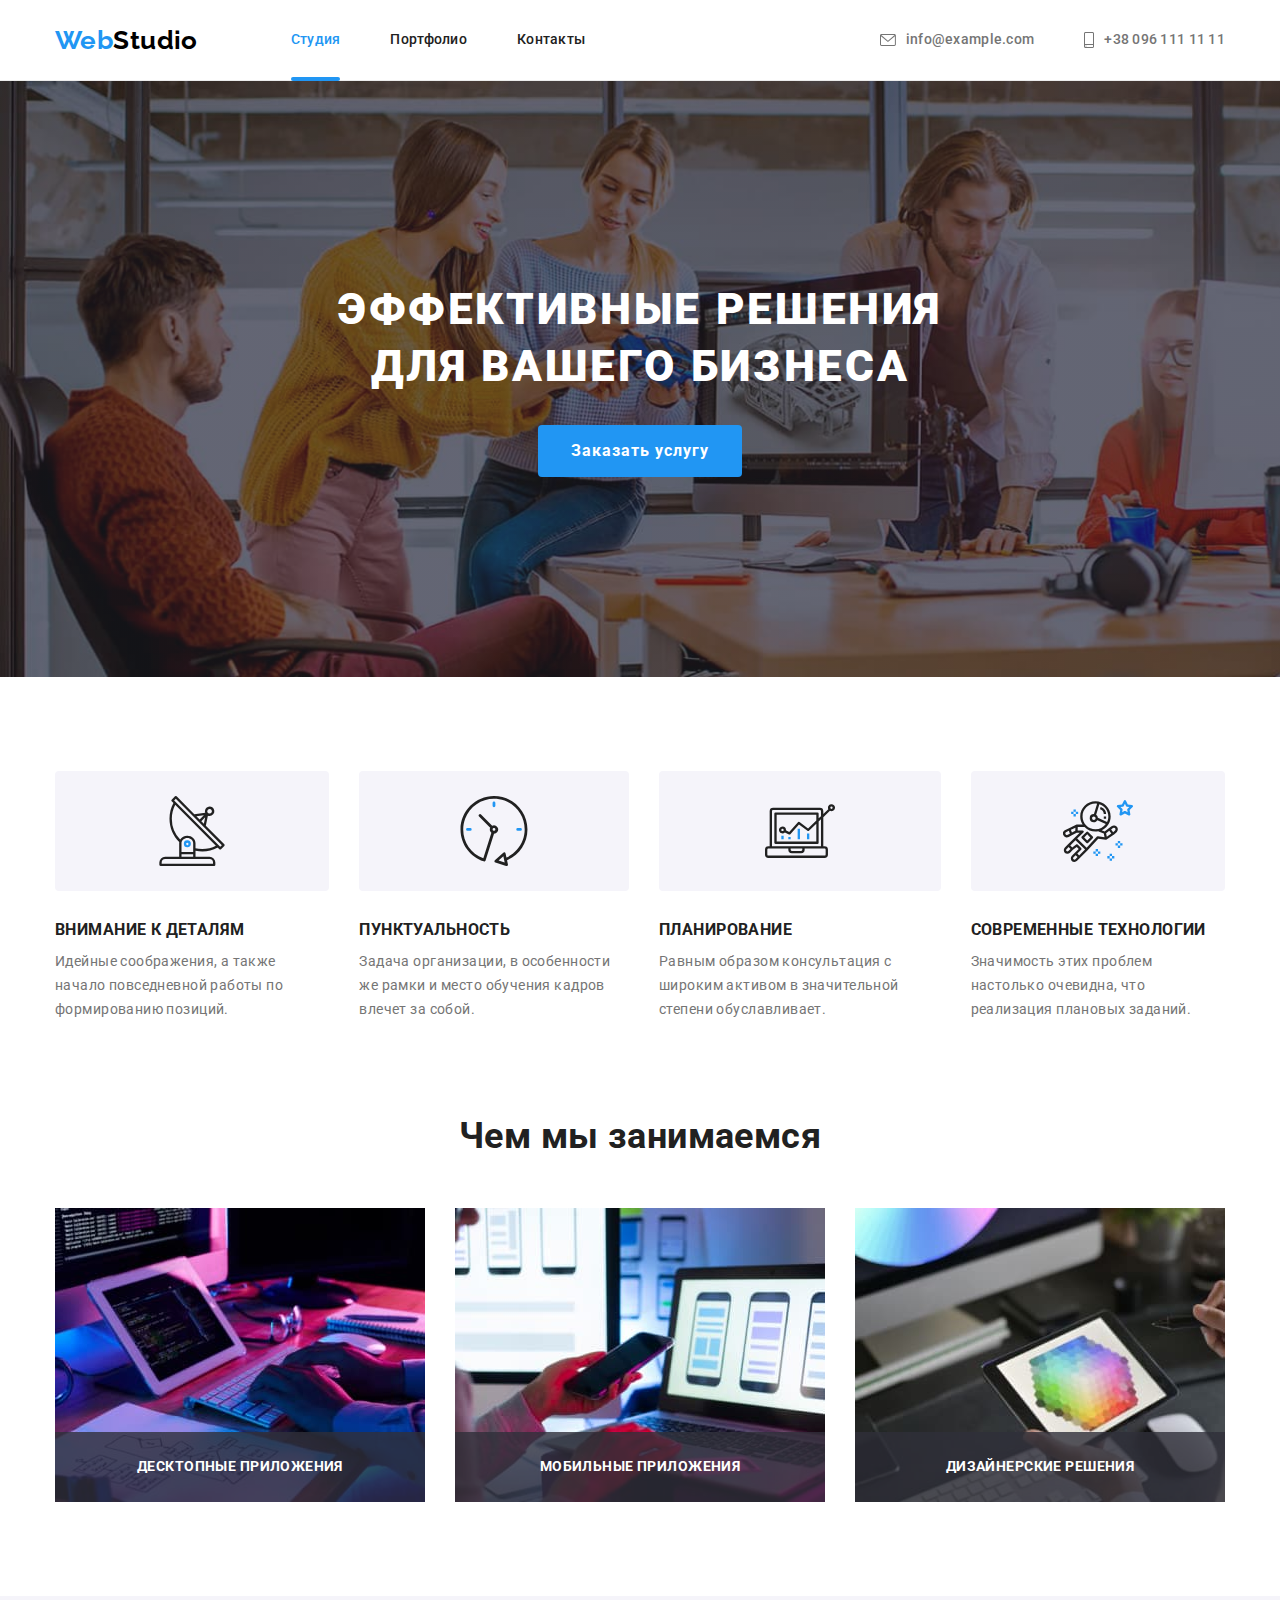
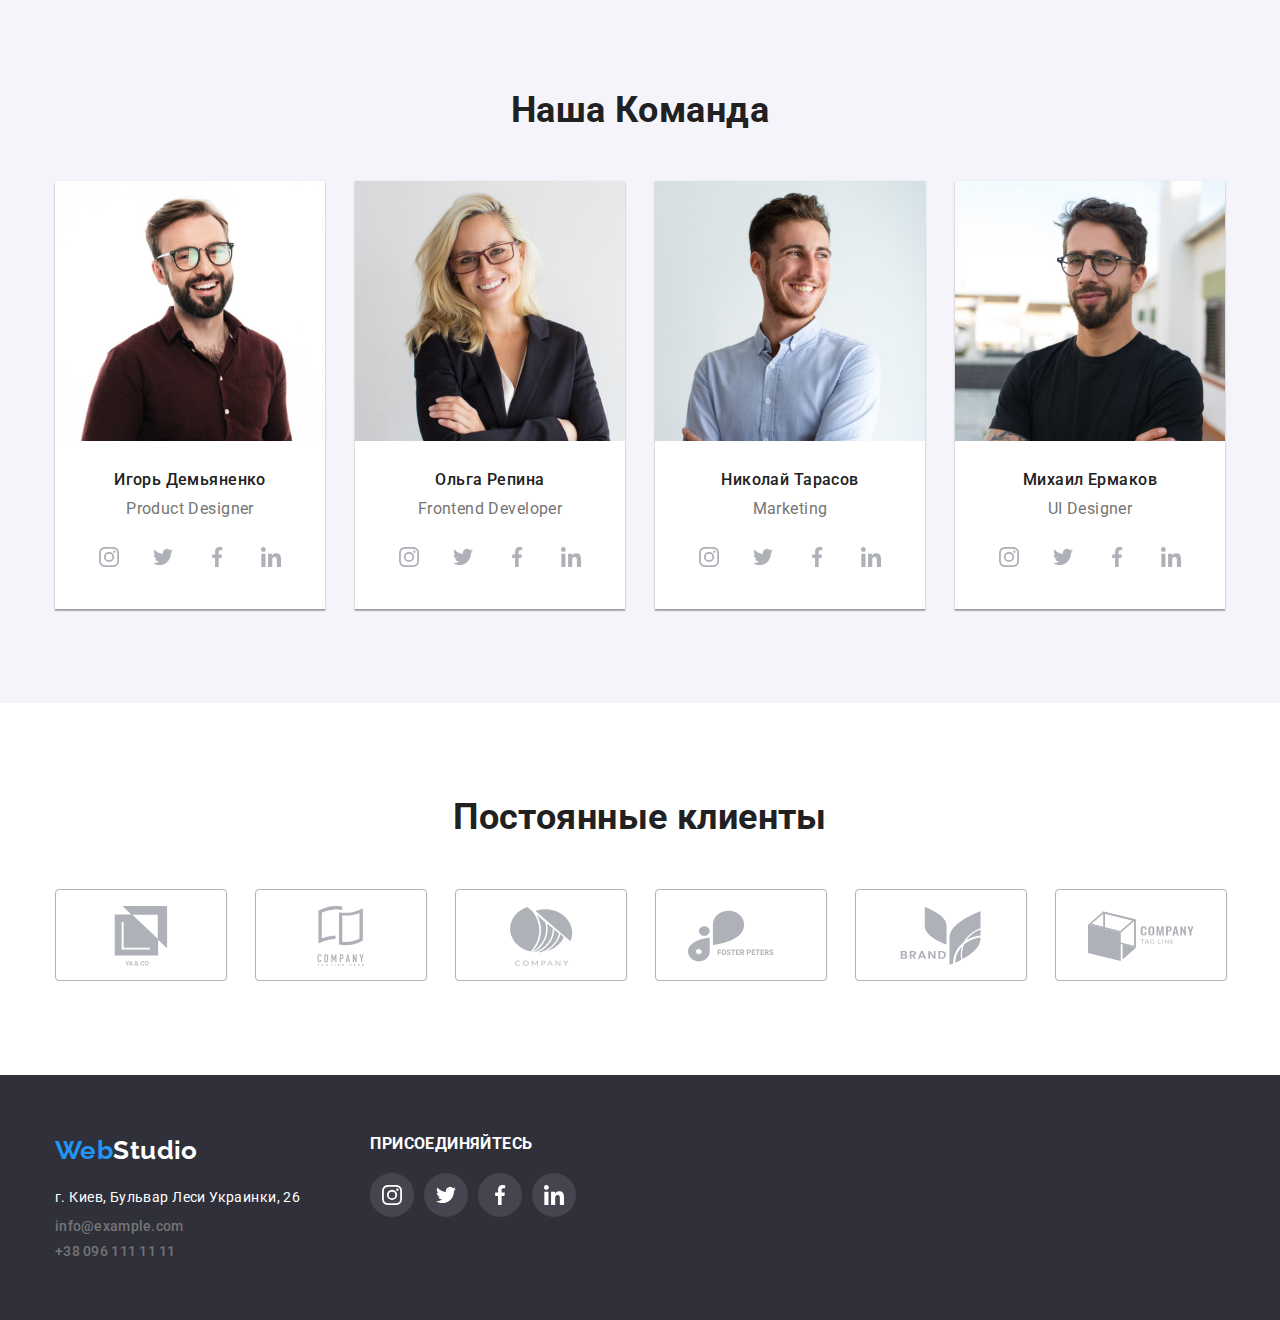
<file: index.html>
<!DOCTYPE html>
<html lang="ru">

<head>
    <meta charset="UTF-8">
    <meta http-equiv="X-UA-Compatible" content="IE=edge">
    <meta name="viewport" content="width=device-width, initial-scale=1.0">
    <title>Studio</title>
    <link
        href="https://fonts.googleapis.com/css2?family=Raleway:wght@700&family=Roboto:wght@400;500;700;900&display=swap"
        rel="stylesheet">
    <link rel="stylesheet"
        href="https://cdnjs.cloudflare.com/ajax/libs/modern-normalize/0.6.0/modern-normalize.min.css" />
    <link rel="stylesheet" href="./css/styles.css" />
</head>

<body>

    <!--Шапка-->
    <header class="page-header">
        <div class="container header-nav-contacts">
            <nav class="main-nav">
                <a href="./index.html" class="logo">
                    <span class="color-span">Web</span>Studio</a>
                <ul class="site-nav">
                    <li class="site-nav-item"><a href="./index.html" class="site-nav-link current">Студия</a></li>
                    <li class="site-nav-item"><a href="./portfolio.html" class="site-nav-link">Портфолио</a></li>
                    <li class="site-nav-item"><a href="#" class="site-nav-link">Контакты</a></li>
                </ul>
            </nav>

            <ul class="contacts-nav">
                <li class="contacts-nav-item">
                    <a href="mailto:info@example.com" class="link">
                        <svg class="icon-header" width="16" height="12">
                            <use href="./images/sprite.svg#icon-mail"></use>
                            
                        </svg>
                        info@example.com
                    </a>
                </li>
                <li class="contacts-nav-item">
                    <a href="tel:+380961111111" class="link">
                        <svg class="icon-header" width="10" height="16">
                            <use href="./images/sprite.svg#icon-phone"></use>
                        </svg>
                        +38 096 111 11 11
                    </a>
                </li>
            </ul>
        </div>
    </header>



    <main>

        <section class="hero">
            <div class="container">
                <h1 class="hero-title">ЭФФЕКТИВНЫЕ РЕШЕНИЯ ДЛЯ ВАШЕГО БИЗНЕСА</h1>
                <button data-modal-open type="button" class="button primary">Заказать услугу</button>
            </div>
        </section>



        <section class="section">
            <div class="container">
                <ul class="features-list">

                    <li class="section-title">
                        <div class="section-icon">
                            <svg class="feature-icon" width="70" height="70">
                                <use href="./images/sprite.svg#icon-antenna"></use>
                            </svg>
                        </div>
                        <h3>ВНИМАНИЕ К ДЕТАЛЯМ</h3>
                        <p class="section-text">Идейные соображения, а также начало повседневной работы по формированию
                            позиций.</p>
                    </li>

                    <li class="section-title">
                        <div class="section-icon">
                            <svg class="feature-icon" width="70" height="70">
                                <use href="./images/sprite.svg#icon-clock"></use>
                            </svg>
                        </div>

                        <h3>ПУНКТУАЛЬНОСТЬ</h3>
                        <p class="section-text">Задача организации, в особенности же рамки и место обучения кадров
                            влечет за собой.</p>
                    </li>
                    <li class="section-title">
                        <div class="section-icon">
                            <svg class="feature-icon" width="70" height="70">
                                <use href="./images/sprite.svg#icon-diagram"></use>
                            </svg>
                        </div>

                        <h3>ПЛАНИРОВАНИЕ</h3>
                        <p class="section-text">Равным образом консультация с широким активом в значительной степени
                            обуславливает.</p>
                    </li>
                    <li class="section-title">
                        <div class="section-icon">
                            <svg class="feature-icon" width="70" height="70">
                                <use href="./images/sprite.svg#icon-astronaut"></use>
                            </svg>
                        </div>

                        <h3>СОВРЕМЕННЫЕ ТЕХНОЛОГИИ</h3>
                        <p class="section-text">Значимость этих проблем настолько очевидна, что реализация плановых
                            заданий.</p>
                    </li>
                </ul>
            </div>

        </section>

        <!-- work -->
        <section class="section-work section">
            <div class="container">
                <h2 class="section-work-title">Чем мы занимаемся</h2>
                <ul class="work-list">
                    <li class="work-list-title"><img src="./images/box1.jpg" alt="Написание кодов" 
                        width="370">
                        <p class="work-text">Десктопные приложения</p></li>
                    <li class="work-list-title"><img src="./images/box2.jpg" alt="Работа с мобильными приложениями"
                            width="370">
                        <p class="work-text">Мобильные приложения</p></li>
                    <li class="work-list-title"><img src="./images/box3.jpg" alt="Работа с графическими програмамми"
                            width="370">
                        <p class="work-text">Дизайнерские решения</p></li>
                </ul>
            </div>
        </section>





        <!-- Команда -->
        <section class="team section">
            <div class="container">
                <h2 class="team-title">Наша Команда</h2>
                <ul class="team-list">
                    <li class="team-list-description"><img src="./images/person1.jpg"
                            alt="Фото члена команды Игорь Демьяненко" width="270">
                        <div class="team-container-description">
                            <h3 class="team-person">Игорь Демьяненко</h3>
                            <p class="team-text">Product Designer</p>

                                <ul class="team-icon-list">
                                    <li class="team-item">
                                        <a href="#" class="team-links"> <svg class="team-icon" width="20" height="20">
                                                <use href="./images/sprite.svg#icon-instagram"></use>
                                            </svg>
                                        </a>
                                    </li>
                                    <li class="team-item">
                                        <a href="#" class="team-links"> <svg class="team-icon" width="20" height="20">
                                                <use href="./images/sprite.svg#icon-twitter"></use>
                                            </svg>
                                        </a>
                                    </li>
                                    <li class="team-item">
                                        <a href="#" class="team-links"> <svg class="team-icon" width="20" height="20">
                                                <use href="./images/sprite.svg#icon-facebook"></use>
                                            </svg>
                                        </a>
                                    </li>
                                    <li class="team-item">
                                        <a href="#" class="team-links"> <svg class="team-icon" width="20" height="20">
                                                <use href="./images/sprite.svg#icon-linkedin"></use>
                                            </svg>
                                        </a>
                                    </li>
                                </ul>
                        </div>
                    </li>


                    <li class="team-list-description"><img src="./images/person2.jpg"
                            alt="Фото члена команды Ольга Репина" width="270">
                        <div class="team-container-description">
                            <h3 class="team-person">Ольга Репина</h3>
                            <p class="team-text">Frontend Developer</p>
                                <ul class="team-icon-list">
                                    <li class="team-item">
                                        <a href="#" class="team-links"> <svg class="team-icon" width="20" height="20">
                                                <use href="./images/sprite.svg#icon-instagram"></use>
                                            </svg>
                                        </a>
                                    </li>
                                    <li class="team-item">
                                        <a href="#" class="team-links"> <svg class="team-icon" width="20" height="20">
                                                <use href="./images/sprite.svg#icon-twitter"></use>
                                            </svg>
                                        </a>
                                    </li>
                                    <li class="team-item">
                                        <a href="#" class="team-links"> <svg class="team-icon" width="20" height="20">
                                                <use href="./images/sprite.svg#icon-facebook"></use>
                                            </svg>
                                        </a>
                                    </li>
                                    <li class="team-item">
                                        <a href="#" class="team-links"> <svg class="team-icon" width="20" height="20">
                                                <use href="./images/sprite.svg#icon-linkedin"></use>
                                            </svg>
                                        </a>
                                    </li>
                                </ul>
                        </div>
                    </li>
                    <li class="team-list-description"><img src="./images/person3.jpg"
                            alt="Фото члена команды Николай Тарасов" width="270">
                        <div class="team-container-description">
                            <h3 class="team-person">Николай Тарасов</h3>
                            <p class="team-text">Marketing</p>
                                <ul class="team-icon-list">
                                    <li class="team-item">
                                        <a href="#" class="team-links"> <svg class="team-icon" width="20" height="20">
                                                <use href="./images/sprite.svg#icon-instagram"></use>
                                            </svg>
                                        </a>
                                    </li>
                                    <li class="team-item">
                                        <a href="#" class="team-links"> <svg class="team-icon" width="20" height="20">
                                                <use href="./images/sprite.svg#icon-twitter"></use>
                                            </svg>
                                        </a>
                                    </li>
                                    <li class="team-item">
                                        <a href="#" class="team-links"> <svg class="team-icon" width="20" height="20">
                                                <use href="./images/sprite.svg#icon-facebook"></use>
                                            </svg>
                                        </a>
                                    </li>
                                    <li class="team-item">
                                        <a href="#" class="team-links"> <svg class="team-icon" width="20" height="20">
                                                <use href="./images/sprite.svg#icon-linkedin"></use>
                                            </svg>
                                        </a>
                                    </li>
                                </ul>
                        </div>

                    </li>
                    <li class="team-list-description"><img src="./images/person4.jpg"
                            alt="Фото члена команды Михали Ермаков" width="270">
                        <div class="team-container-description">
                            <h3 class="team-person">Михаил Ермаков</h3>
                            <p class="team-text">UI Designer</p>
                                <ul class="team-icon-list">
                                    <li class="team-item">
                                        <a href="#" class="team-links"> <svg class="team-icon" width="20" height="20">
                                                <use href="./images/sprite.svg#icon-instagram"></use>
                                            </svg>
                                        </a>
                                    </li>
                                    <li class="team-item">
                                        <a href="#" class="team-links"> <svg class="team-icon" width="20" height="20">
                                                <use href="./images/sprite.svg#icon-twitter"></use>
                                            </svg>
                                        </a>
                                    </li>
                                    <li class="team-item">
                                        <a href="#" class="team-links"> <svg class="team-icon" width="20" height="20">
                                                <use href="./images/sprite.svg#icon-facebook"></use>
                                            </svg>
                                        </a>
                                    </li>
                                    <li class="team-item">
                                        <a href="#" class="team-links"> <svg class="team-icon" width="20" height="20">
                                                <use href="./images/sprite.svg#icon-linkedin"></use>
                                            </svg>
                                        </a>
                                    </li>
                                </ul>
                        </div>


                    </li>
                </ul>
            </div>
        </section>


        <section class="section">
            <div class="container">
                <h2 class="client-title">Постоянные клиенты</h2>
                <ul class="client-list">
                    <li class="client-cell"><a href="#" class="client-link">
                            <svg class="client-icon" width="106" height="60">
                                <use href="./images/sprite.svg#icon-group"></use>
                            </svg>
                        </a></li>
                    <li class="client-cell"><a href="#" class="client-link">
                            <svg class="client-icon" width="106" height="60">
                                <use href="./images/sprite.svg#icon-client2"></use>
                            </svg>
                        </a></li>
                    <li class="client-cell"><a href="#" class="client-link">
                            <svg class="client-icon" width="106" height="60">
                                <use href="./images/sprite.svg#icon-client3"></use>
                            </svg>
                        </a></li>
                    <li class="client-cell"><a href="#" class="client-link">
                            <svg class="client-icon" width="106" height="60">
                                <use href="./images/sprite.svg#icon-client4"></use>
                            </svg>
                        </a></li>
                    <li class="client-cell"><a href="#" class="client-link">
                            <svg class="client-icon" width="106" height="60">
                                <use href="./images/sprite.svg#icon-client5"></use>
                            </svg>
                        </a></li>
                    <li class="client-cell"><a href="#" class="client-link">
                            <svg class="client-icon" width="106" height="60">
                                <use href="./images/sprite.svg#icon-client6"></use>
                            </svg>
                        </a></li>


                </ul>
            </div>
        </section>
    </main>



    <!--Футер-->
    <footer class="footer">
        <div class="container footer-adress">
            <div>
            <a href="./index.html" class="logo">
                <span class="color-span">Web</span>Studio</a>

            <address class="adress">
                <ul class="contacts-foot">
                    <li class="contacts-foot-item">
                        <p class="adress-text">г. Киев, Бульвар Леси Украинки, 26</p>
                    </li>
                    <li class="contacts-foot-item"><a href="mailto:info@example.com" class="link">info@example.com</a>
                    </li>
                    <li class="contacts-foot-item"><a href="tel:+380961111111" class="link">+38 096 111 11 11</a></li>
                </ul>
            </address>
            </div>
        

        <div class="footer-social">
            <h3 class="footer-title">ПРИСОЕДИНЯЙТЕСЬ</h3>
            <ul class="footer-list">
                <li class="footer-item">
                    <a href="#" class="footer-link">
                        <svg class="footer-icon" width="20" height="20">
                            <use href="./images/sprite.svg#icon-instagram"></use>
                        </svg>
                    </a>
                </li>
                <li class="footer-item">
                    <a href="#" class="footer-link">
                        <svg class="footer-icon" width="20" height="20">
                            <use href="./images/sprite.svg#icon-twitter"></use>
                        </svg>
                    </a>
                </li>
                <li class="footer-item">
                    <a href="#" class="footer-link">
                        <svg class="footer-icon" width="20" height="20">
                            <use href="./images/sprite.svg#icon-facebook"></use>
                        </svg>
                    </a>
                </li>
                <li class="footer-item">
                    <a href="#" class="footer-link">
                        <svg class="footer-icon" width="20" height="20">
                            <use href="./images/sprite.svg#icon-linkedin"></use>
                        </svg>
                    </a>
                </li>
            </ul>
            </div>
        </div>
    </footer>

    <div class="backdrop is-hidden" data-modal>
        <div class="modal">
            <a data-modal-close href="#" class="link-close" onclick="return false">
                <svg class="icon" width="18" height="18">
                    <use href="./images/sprite.svg#icon-modal-close"></use>
                </svg>
            </a>
        </div>

    </div>
    


    <script src="./js/modal.js"></script>
</body>

     
</html>
</file>
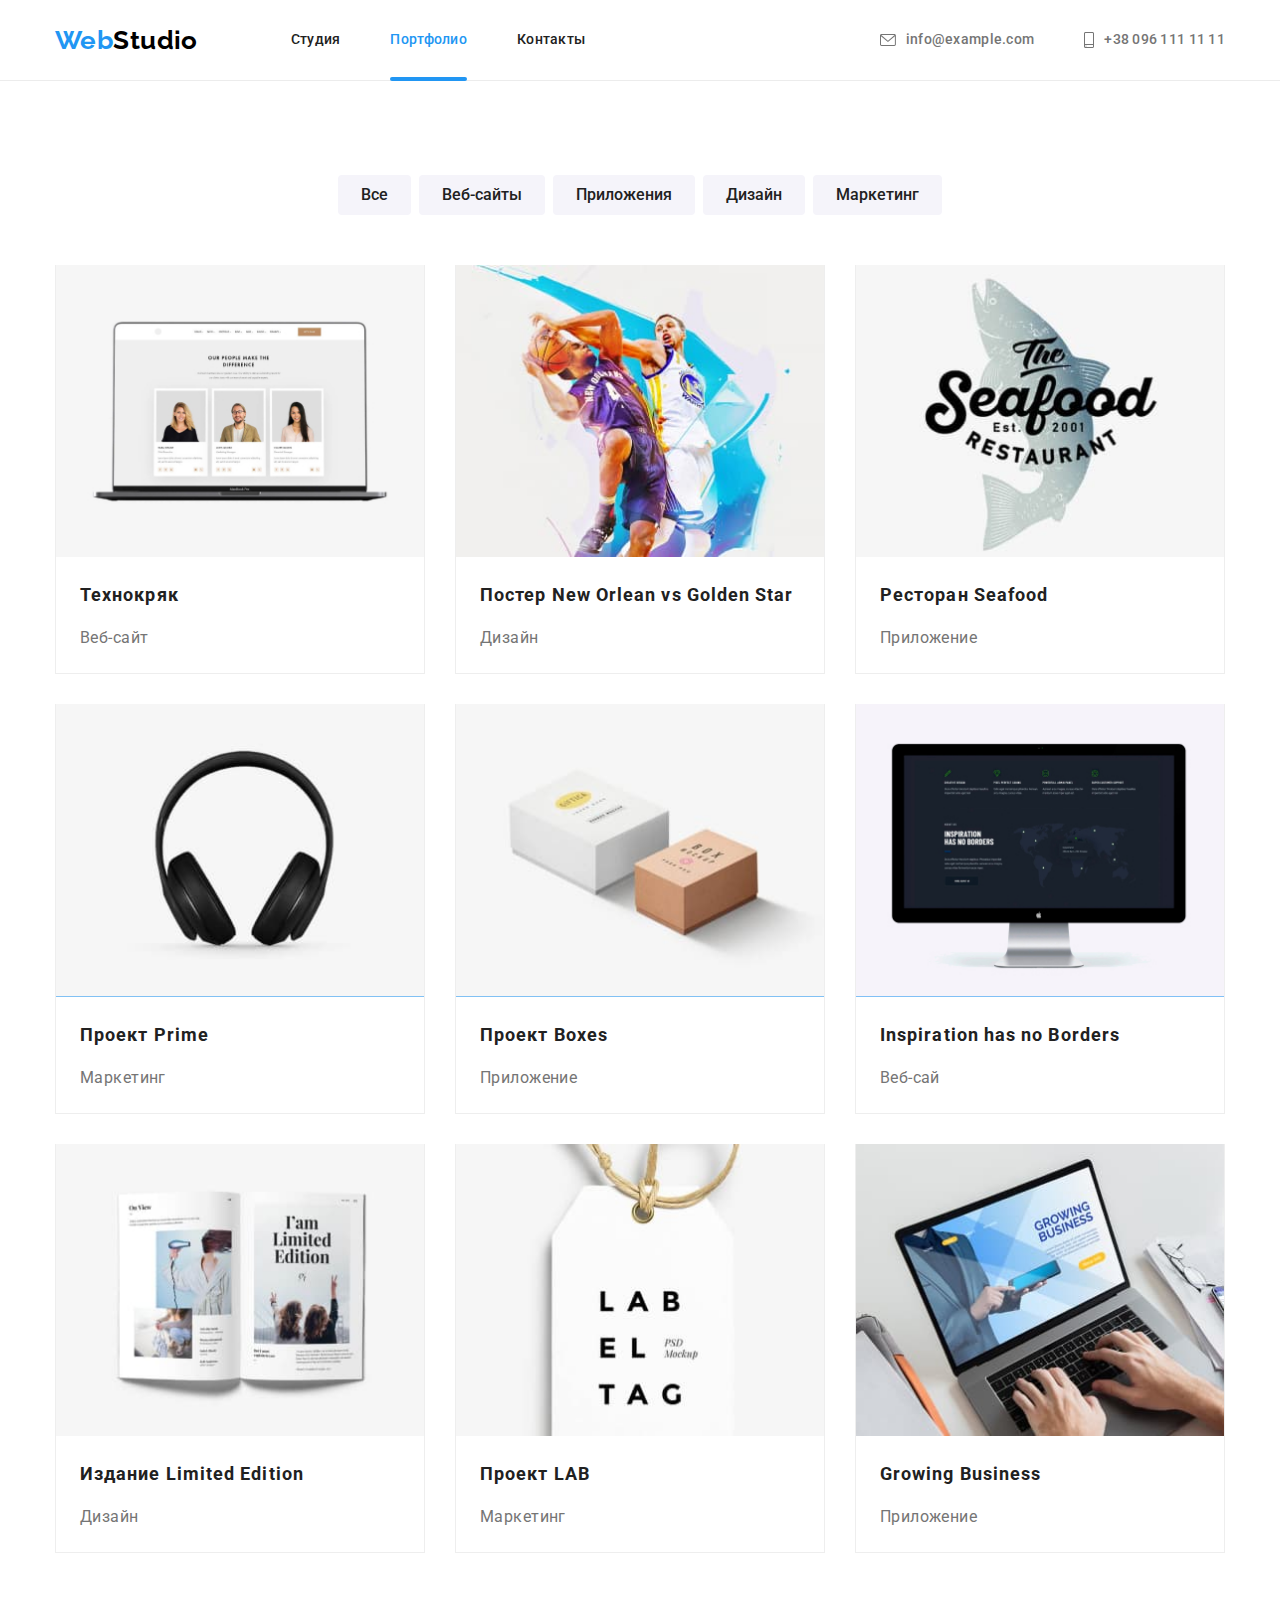
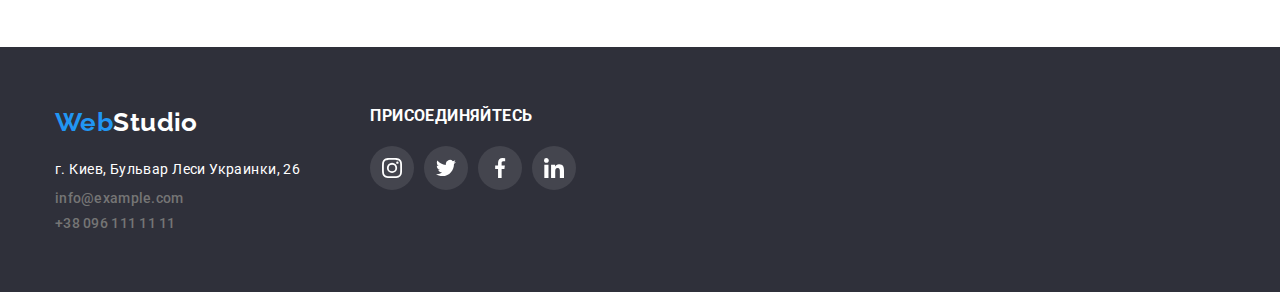
<file: portfolio.html>
<!DOCTYPE html>
<html lang="ru">

<head>
    <meta charset="UTF-8">
    <meta http-equiv="X-UA-Compatible" content="IE=edge">
    <meta name="viewport" content="width=device-width, initial-scale=1.0">
    <title>Portfolio</title>
    <link
        href="https://fonts.googleapis.com/css2?family=Raleway:wght@700&family=Roboto:wght@400;500;700;900&display=swap"
        rel="stylesheet">
    <link rel="stylesheet" href="https://cdnjs.cloudflare.com/ajax/libs/modern-normalize/0.6.0/modern-normalize.min.css" />    <link rel="stylesheet" href="./css/styles.css" />
</head>



<body>

    <!--Шапка-->
    <header class="page-header">
        <div class="container header-nav-contacts">
            <nav class="main-nav">
                <a href="./index.html" class="logo">
                    <span class="color-span">Web</span>Studio</a>
                <ul class="site-nav">
                    <li class="site-nav-item"><a href="./index.html" class="site-nav-link ">Студия</a></li>
                    <li class="site-nav-item"><a href="./portfolio.html" class="site-nav-link current">Портфолио</a></li>
                    <li class="site-nav-item"><a href="" class="site-nav-link">Контакты</a></li>
                </ul>
            </nav>
    
            <ul class="contacts-nav">
                <li class="contacts-nav-item">
                    <a href="mailto:info@example.com" class="link">
                        <svg class="icon-header" width="16" height="12">
                            <use href="./images/sprite.svg#icon-mail"></use>
    
                        </svg>
                        info@example.com
                    </a>
                </li>
                <li class="contacts-nav-item">
                    <a href="tel:+380961111111" class="link">
                        <svg class="icon-header" width="10" height="16">
                            <use href="./images/sprite.svg#icon-phone"></use>
                        </svg>
                        +38 096 111 11 11
                    </a>
                </li>
            </ul>
        </div>
    </header>


        <main>
            <section class="section">
            <div class="container">
            <ul class="filter">
                <li class="filter-item">
                    <button type="button" class="filter-button ">Все</button>
                </li>
                <li class="filter-item">
                    <button type="button" class="filter-button">Веб-сайты</button>
                </li>
                <li class="filter-item">
                    <button type="button" class="filter-button">Приложения</button>
                </li>
                <li class="filter-item">
                    <button type="button" class="filter-button">Дизайн</button>
                </li>
                <li class="filter-item">
                    <button type="button" class="filter-button">Маркетинг</button>
                </li>
            </ul>
            
            <ul class="examples">
                <li class="examples-item">
                    <a href="#" class="examples-link">
                    <div class="card-content">
                   <img src="./images/imgbox1.jpg" alt="Создание веб-сайтов с портфолио"
                    width="370"
                    height="294">
                    <div class="examples-overlay">
                    <p class="examples-content">
                        Технокряк это современная площадка распространения коронавируса. Компании используют эту
                        платформу для цифрового
                        шпионажа и атак на защищённые сервера конкурентов.</p>
                    </div>
                    </div>

                    <div class="examples-div">
                    <h2 class="example-title">Технокряк</h2>
                    <p class="example-description">Веб-сайт</p>
                    </div>
                
                </a>
                
                </li>
                <li class="examples-item">
                <a href="#" class="examples-link">

                    <div class="card-content">
                    <img src="./images/imgbox2.jpg" alt="Баскетболисты. Создание дизайна с графикой"
                    width="370"
                    height="294">
                   <div class="examples-overlay">
                         <p class="examples-content">
                             Технокряк это современная площадка распространения коронавируса. Компании используют эту
                            платформу для цифрового
                            шпионажа и атак на защищённые сервера конкурентов.</p>
                         </div>
                         </div>


                    <div class="examples-div"> 
                    <h2 class="example-title">Постер New Orlean vs Golden Star</h2>
                    <p class="example-description" >Дизайн</p>
                    </div>
                </a>
                    
                </li>

                <li class="examples-item">
                    <a href="#" class="examples-link">
                    <div class="card-content">
                    
                        <img src="./images/imgbox3.jpg" alt="The Seafood Restaurant. Создание приложений"
                    width="370"
                    height="294">
                            <div class="examples-overlay">
                                <p class="examples-content">Технокряк это современная площадка распространения коронавируса. Компании используют эту
                                                            платформу для цифрового
                                                             шпионажа и атак на защищённые сервера конкурентов.</p>
                            </div>
                    </div>

                   
                    <div class="examples-div">
                    <h2 class="example-title">Ресторан Seafood</h2>
                    <p class="example-description">Приложение</p>
                    </div>
                    </a>
                    
                </li>

                <li class="examples-item">
                    <a href="#" class="examples-link">
                    <div class="card-content">
                        <img src="./images/imgbox4.jpg" alt="Наушники. Работа с маркетингом"
                    width="370"
                    height="294">
                    <div class="examples-overlay">
                        <p class="examples-content">Технокряк это современная площадка распространения коронавируса. Компании используют эту
                            платформу для цифрового
                            шпионажа и атак на защищённые сервера конкурентов.</p>
                    </div>
                    </div>
                    <div class="examples-div">
                    <h2 class="example-title">Проект Prime</h2>
                    <p class="example-description">Маркетинг</p>
                    </div>

                    </a>
                    
                </li>

                <li class="examples-item">
                    <a href="#" class="examples-link">
                    <div class="card-content">
                    
                        <img src="./images/imgbox5.jpg" alt="Боксы. Разработка приложений"
                    width="370"
                    height="294">
                    <div class="examples-overlay">
                        <p class="examples-content">Технокряк это современная площадка распространения коронавируса. Компании используют эту
                            платформу для цифрового
                            шпионажа и атак на защищённые сервера конкурентов.</p>
                    </div>
                    </div>
                    <div class="examples-div">
                    <h2 class="example-title">Проект Boxes</h2>
                    <p class="example-description">Приложение</p>
                    </div>

                </a>
                    
                </li>

                <li class="examples-item">
                    <a href="#" class="examples-link">
                    <div class="card-content">
                    
                    <img src="./images/imgbox6.jpg" alt="Компьютер. Разработка веб-сайтов"
                    width="370"
                    height="294">
                    <div class="examples-overlay">
                        <p class="examples-content">Технокряк это современная площадка распространения коронавируса. Компании используют эту
                            платформу для цифрового
                            шпионажа и атак на защищённые сервера конкурентов.</p>
                    </div>
                    </div>
                    <div class="examples-div">
                    <h2 class="example-title">Inspiration has no Borders</h2>
                    <p class="example-description">Веб-сай</p>
                    </div>

                    </a>
                    
                </li>

                <li class="examples-item">
                    <a href="#" class="examples-link">
                    <div class="card-content">
                    
                        <img src="./images/imgbox7.jpg" alt="Книга. Работа с дизайнами"
                    width="370"
                    height="294">
                        <div class="examples-overlay">
                            <p class="examples-content">Технокряк это современная площадка распространения коронавируса. Компании используют эту
                                платформу для цифрового
                                шпионажа и атак на защищённые сервера конкурентов.</p>
                        </div>
                    </div>
                    <div class="examples-div">
                    <h2 class="example-title">Издание Limited Edition</h2>
                    <p class="example-description">Дизайн</p>
                    </div>
                                        

                    </a>
                    
                </li>
                <li class="examples-item">
                    <a href="#" class="examples-link">
                    <div class="card-content">
                    
                        <img src="./images/imgbox8.jpg" alt="Бирка. Сопровождение маркетинга"
                    width="370"
                    height="294">
                    <div class="examples-overlay">
                        <p class="examples-content">Технокряк это современная площадка распространения коронавируса. Компании используют эту
                            платформу для цифрового
                            шпионажа и атак на защищённые сервера конкурентов.</p>
                    </div>
                    </div>
                    <div class="examples-div">
                    <h2 class="example-title">Проект LAB</h2>
                    <p class="example-description">Маркетинг</p>
                    </div>

                    </a>
                    
                </li>

                <li class="examples-item">
                    <a href="#" class="examples-link">
                    <div class="card-content">
                   
                        <img src="./images/imgbox9.jpg" alt="Ноутбук. Создание приложений"
                    width="370"
                    height="294">
                      <div class="examples-overlay">
                      <p class="examples-content">Технокряк это современная площадка распространения коронавируса. Компании используют эту
        платформу для цифрового
        шпионажа и атак на защищённые сервера конкурентов.</p>
                       </div>
                    </div>
                    <div class="examples-div">
                    <h2 class="example-title">Growing Business</h2>
                    <p class="example-description">Приложение</p>
                    </div>

                    </a>
                    
                </li>
           
            </ul>
            </div>
            </section>
        </main>


    <!--Футер-->
    <footer class="footer">
        <div class="container footer-adress">
            <div>
                <a href="./index.html" class="logo">
                    <span class="color-span">Web</span>Studio</a>
    
                <address class="adress">
                    <ul class="contacts-foot">
                        <li class="contacts-foot-item">
                            <p class="adress-text">г. Киев, Бульвар Леси Украинки, 26</p>
                        </li>
                        <li class="contacts-foot-item"><a href="mailto:info@example.com" class="link">info@example.com</a>
                        </li>
                        <li class="contacts-foot-item"><a href="tel:+380961111111" class="link">+38 096 111 11 11</a></li>
                    </ul>
                </address>
            </div>
    
    
            <div class="footer-social">
                <h3 class="footer-title">ПРИСОЕДИНЯЙТЕСЬ</h3>
                <ul class="footer-list">
                    <li class="footer-item">
                        <a href="#" class="footer-link">
                            <svg class="footer-icon" width="20" height="20">
                                <use href="./images/sprite.svg#icon-instagram"></use>
                            </svg>
                        </a>
                    </li>
                    <li class="footer-item">
                        <a href="#" class="footer-link">
                            <svg class="footer-icon" width="20" height="20">
                                <use href="./images/sprite.svg#icon-twitter"></use>
                            </svg>
                        </a>
                    </li>
                    <li class="footer-item">
                        <a href="#" class="footer-link">
                            <svg class="footer-icon" width="20" height="20">
                                <use href="./images/sprite.svg#icon-facebook"></use>
                            </svg>
                        </a>
                    </li>
                    <li class="footer-item">
                        <a href="#" class="footer-link">
                            <svg class="footer-icon" width="20" height="20">
                                <use href="./images/sprite.svg#icon-linkedin"></use>
                            </svg>
                        </a>
                    </li>
                </ul>
            </div>
        </div>
    </footer>
    </body>
    
    </html>
</file>
<file: css/styles.css>
/* Логотип - main-logo  */

:root {
  --main-txt-color: #212121;
  --secondary-txt-color: #757575;
  --accent-color: #2196f3;
  --primary-white-color: #ffffff;
  --logo-color-header: #000;
  --secondary-bcg-color: #2f303a;
  --button-bcg-color: #f5f4fa;
  --team-bcg-color: #f5f4fa;
  --start-color: rgba(47, 48, 58, 0.4);
  --work-background: rgba(47, 48, 58, 0.8);
}

body {
  background-color: var(--primary-white-color);
  color: var(--main-txt-color);

  font-family: Roboto, sans-serif;
  letter-spacing: 0.03em;
  font-size: 14px;
  line-height: 1.14;
}

h1,
h2,
h3,
h4,
h5,
h6,
p {
  margin: 0;
}

/* Container */
.container {
  margin-left: auto;
  margin-right: auto;
  width: 1200px;
  padding-left: 15px;
  padding-right: 15px;
  /* outline: 2px solid tomato; */
}
/* Утилиты */

a {
  text-decoration: none;
}

ul {
  list-style: none;
  padding: 0;
  margin: 0;
}

.page-header {
  border-bottom: 1px solid #ececec;
}

/* logo */
.logo {
  color: var(--logo-color-header);
  font-family: Raleway, sans-serif;
  font-weight: 700;

  font-size: 26px;
  line-height: 1.19;
}

.color-span {
  color: var(--accent-color);

  font-size: 26px;
  line-height: 1.19;
}

/* main-nav */
.main-nav {
  display: flex;
  align-items: center;
}

/* site-nav */
.site-nav {
  display: flex;
  margin-left: 93px;
}

.site-nav-item {
  display: flex;
  margin-right: 50px;
  position: relative;
}

.site-nav-item:last-child {
  margin-right: 0px;
}

.site-nav-link {
  display: block;
  padding-top: 32px;
  padding-bottom: 32px;
  color: var(--main-txt-color);
  font-weight: 500;
  letter-spacing: 0.02em;
  transition: text-shadow 250ms cubic-bezier(0.4, 0, 0.2, 1),
    color 250ms cubic-bezier(0.4, 0, 0.2, 1);
}

.current {
  color: var(--accent-color);
}
.current::after {
  position: absolute;
  bottom: -1px;
  left: 0;
  content: "";
  display: inline-block;

  width: 100%;
  height: 4px;
  background-color: var(--accent-color);
  border-radius: 2px;
  transition: opacity 250ms cubic-bezier(0.4, 0, 0.2, 1);
}

.site-nav-link:hover,
.site-nav-link:focus {
  text-shadow: 0px 4px 4px rgba(0, 0, 0, 0.25);
  color: var(--accent-color);
}

.site-nav-link:hover::after,
.site-nav-link:focus::after {
  opacity: 1;
}

/* Contacts */
.header-nav-contacts {
  display: flex;
}

.contacts-nav {
  display: flex;
  margin-left: auto;
  justify-content: center;
  align-items: center;
}
.contacts-nav-item {
  display: block;
  margin-right: 50px;
  justify-content: center;
  align-items: center;
}

.contacts-nav-item:last-child {
  margin-right: 0;
}

.contacts-nav .link {
  display: flex;
  padding-top: 32px;
  padding-bottom: 32px;
  align-items: center;

  color: var(--secondary-txt-color);
  font-style: normal;
  font-weight: 500;
  letter-spacing: 0.02em;

  transition: text-shadow 250ms cubic-bezier(0.4, 0, 0.2, 1),
    color 250ms cubic-bezier(0.4, 0, 0.2, 1);
}

.link:hover,
.link:focus {
  color: var(--accent-color);
  text-shadow: 0px 4px 4px rgba(0, 0, 0, 0.25);
}

/* Main */
.hero {
  padding-top: 200px;
  padding-bottom: 200px;
  background-color: var(--start-color);
  text-align: center;
  margin-left: auto;
  margin-right: auto;
  max-width: 1600px;

  background-image: linear-gradient(
      to right,
      var(--start-color),
      var(--start-color)
    ),
    url(../images/herobcgr.jpg);
  background-repeat: no-repeat;
  background-size: cover;
}

.hero-title {
  margin-bottom: 30px;
  margin-left: auto;
  margin-right: auto;
  width: 696px;

  color: var(--primary-white-color);
  font-weight: 900;
  font-size: 44px;
  line-height: 1.3;
  letter-spacing: 0.06em;
}

/* Hero Modal */

.backdrop {
  position: fixed;

  top: 0;
  left: 0;

  width: 100%;
  height: 100%;
  background-color: rgba(0, 0, 0, 0.2);
  opacity: 1;

  transition: opacity 250ms cubic-bezier(0.4, 0, 0.2, 1);
}

.backdrop.is-hidden {
  opacity: 0;
  pointer-events: none;
}

.backdrop.is-hidden .modal {
  transform: translate(-50%, -50%) scale(1.1);
}

.modal {
  position: fixed;
  top: 50%;
  left: 50%;

  height: 581px;
  width: 528px;
  padding: 15px;

  background-color: #fff;

  transform: translate(-50%, -50%) scale(1);

  transition: transform 500ms cubic-bezier(0.4, 0, 0.2, 1),
    scale 1250ms cubic-bezier(0.4, 0, 0.2, 1);
}

.link-close {
  position: absolute;
  top: 0;
  right: 0;

  margin-top: 8px;
  margin-right: 8px;
  padding: 6px;
}

.link-close .icon {
  border: 1px solid rgba(0, 0, 0, 0.1);
  border-radius: 50%;
}

/* Section  */
.section {
  padding-top: 94px;
  padding-bottom: 94px;
  padding-left: 0;
  padding-right: 0;
}

/* Features */
.features-list {
  display: flex;
}

.features-list p {
  margin-top: 10px;
}

.section-title {
  margin-right: 30px;
}

.section-title:last-child {
  margin-right: 0;
}

.section-text {
  color: var(--secondary-txt-color);
  line-height: 1.71;
}

/* Work */
.section-work {
  padding-top: 0;
}

.work-list {
  margin-top: 50px;
  display: flex;
}

.work-list-title {
  margin-right: 30px;
  position: relative;
}

.work-list-title:last-child {
  margin-right: 0;
}

.section-work-title {
  font-size: 36px;
  line-height: 1.16;
  text-align: center;
  font-weight: 700;
}

img {
  display: block;
  width: 100%;
  height: auto;
}

.work-text {
  display: inline-block;
  position: absolute;
  text-align: center;
  bottom: 0;

  width: 100%;
  height: 70px;

  padding-top: 27px;
  padding-bottom: 27px;

  font-weight: 700;
  text-transform: uppercase;
  background-color: var(--work-background);
  color: var(--primary-white-color);
}

/* Team */
.team {
  background-color: var(--team-bcg-color);
}

.team-list {
  display: flex;
  justify-content: center;
}

.team-list-description {
  margin-right: 30px;
  box-shadow: 0px 1px 3px rgba(0, 0, 0, 0.12), 0px 1px 1px rgba(0, 0, 0, 0.14),
    0px 2px 1px rgba(0, 0, 0, 0.2);
}

.team-list-description:last-child {
  margin-right: 0;
}

.team-container-description {
  padding-top: 30px;
  padding-bottom: 30px;

  background-color: var(--primary-white-color);
  border-bottom-left-radius: 4px;
  border-bottom-right-radius: 4px;
}
.team-title {
  margin-bottom: 50px;
  font-size: 36px;
  line-height: 1.16;
  text-align: center;
  font-weight: 700;
}

.team-person {
  font-weight: 500;
  font-size: 16px;
  line-height: 1.18;
  text-align: center;
  margin-bottom: 10px;
}

.team-text {
  color: var(--secondary-txt-color);
  font-size: 16px;
  line-height: 1.18;
  text-align: center;
  margin-bottom: 16px;
}

/* Footer */
.footer {
  padding-top: 60px;
  padding-bottom: 60px;
  background-color: var(--secondary-bcg-color);
}

.footer .logo {
  display: block;
  margin-bottom: 20px;

  color: var(--primary-white-color);
  font-family: Raleway, sans-serif;
  font-weight: 700;
  font-size: 26px;
  line-height: 1.19;
}

.adress {
  font-style: normal;
}
.adress-text {
  color: var(--primary-white-color);
  line-height: 1.71;
  margin-bottom: 9px;
}

.contacts-foot-item {
  display: block;
  margin-bottom: 9px;
}

.contacts-foot-item:last-child {
  margin-bottom: 0px;
}

.contacts-foot .link {
  color: var(--secondary-txt-color);
  font-style: normal;
  font-weight: 500;
  letter-spacing: 0.02em;

  transition: color 250ms cubic-bezier(0.4, 0, 0.2, 1);
}

.contacts-foot .link:hover,
.contacts-foot .link:focus {
  color: var(--accent-color);
}

/* buttons */

.button,
.filter-button {
  display: inline-block;
  border: 1px solid transparent;
  border-radius: 4px;
  min-width: 200px;
  padding: 10px 32px 10px 32px;

  background-color: var(--button-bcg-color);
  color: var(--main-txt-color);

  font-size: 16px;
  line-height: 1.62;
  font-weight: 500;

  transition: color 250ms cubic-bezier(0.4, 0, 0.2, 1);
}
.filter-button {
  min-width: 73px;
  padding: 6px 22px 6px 22px;
  transition: box-shadow 250ms cubic-bezier(0.4, 0, 0.2, 1),
    color 250ms cubic-bezier(0.4, 0, 0.2, 1),
    background-color 250ms cubic-bezier(0.4, 0, 0.2, 1);
}

.button:hover,
.button:focus {
  color: var(--accent-color);
}

.filter-button:hover,
.filter-button:focus {
  box-shadow: 0px 3px 1px rgba(0, 0, 0, 0.1), 0px 1px 2px rgba(0, 0, 0, 0.08),
    0px 2px 2px rgba(0, 0, 0, 0.12);
}

.button,
.filter-button {
  cursor: pointer;
}
.button.primary {
  background-color: var(--accent-color);
  color: var(--primary-white-color);
  font-weight: 700;
  font-size: 16px;
  line-height: 1.87;
  letter-spacing: 0.06em;
}

.filter-button:hover,
.filter-button:focus {
  color: var(--primary-white-color);
  background-color: var(--accent-color);
}

/* Portfolio examples */
.example-title {
  color: var(--main-txt-color);
  font-weight: 700;
  font-size: 18px;
  line-height: 2;
  letter-spacing: 0.06em;
}

.example-description {
  color: var(--secondary-txt-color);
  font-size: 16px;
  line-height: 30px;
}

.examples-div {
  padding: 20px 24px;
}

/* Filter buttons */
.filter {
  display: flex;
  justify-content: center;
  margin-bottom: 50px;
}

.filter-item {
  display: flex;
  margin-right: 8px;
  text-align: center;
}

.filter-item:last-child {
  margin-right: 0px;
}

.filter-button {
  display: block;
  align-items: center;
}

/* Portfolio Main */
.examples {
  padding: 0;
  margin: 0;
  list-style: none;

  display: flex;
  flex-wrap: wrap;

  margin-top: -30px;
  margin-left: -30px;
}

.examples-item {
  flex-basis: calc((100% - 90px) / 3);
  margin-left: 30px;
  margin-top: 30px;
}

.examples-link {
  display: block;
  border-right: 1px solid #eeeeee;
  border-bottom: 1px solid #eeeeee;
  border-left: 1px solid #eeeeee;
  transition: box-shadow 250ms cubic-bezier(0.4, 0, 0.2, 1);
}

.examples-link:hover,
.examples-link:focus {
  box-shadow: 0px 1px 1px rgba(0, 0, 0, 0.12), 0px 4px 4px rgba(0, 0, 0, 0.06),
    1px 4px 6px rgba(0, 0, 0, 0.16);
}

/* Card */
.example-description {
  margin-top: 10px;
}

.card-content {
  position: relative;
  overflow: hidden;
}

.examples-overlay {
  position: absolute;
  top: 0;
  left: 0;

  padding-top: 63px;
  padding-left: 24px;
  padding-right: 24px;
  padding-bottom: 63px;

  width: 100%;
  height: 100%;
  background-color: rgba(33, 150, 243, 0.9);

  transform: translateY(100%);

  transition: transform 250ms cubic-bezier(0.4, 0, 0.2, 1);
}

.examples-link:hover .examples-overlay,
.examples-link:focus .examples-overlay {
  transform: translateY(0);
}

.examples-content {
  margin: 0;
  color: var(--primary-white-color);
  font-size: 18px;
  line-height: 1.5;
}
/* icons */

.icon-header {
  margin-right: 10px;
  fill: currentColor;
}

.section-icon {
  display: flex;
  justify-content: center;
  align-items: center;
  background-color: var(--team-bcg-color);

  padding: 25px 0;
  margin-bottom: 30px;
  border-radius: 4px;
}

/*team */

.team-icon-list {
  display: flex;
  justify-content: center;
}

.team-item {
  width: 44px;
  height: 44px;
  margin-right: 10px;
}

.team-item:last-child {
  margin-right: 0;
}

.team-links {
  display: flex;
  width: 100%;
  height: 100%;
  justify-content: center;
  align-items: center;
  border-radius: 50%;
  transition: background-color 250ms cubic-bezier(0.4, 0, 0.2, 1);
}

.team-icon {
  justify-content: center;
  fill: #afb1b8;
  margin: 12px;
  transition: fill 250ms cubic-bezier(0.4, 0, 0.2, 1);
}

.team-links:hover,
.team-links:focus {
  background-color: var(--accent-color);
}
.team-links:hover .team-icon,
.team-links:focus .team-icon {
  fill: var(--primary-white-color);
}

/* clients */
.client-list {
  display: flex;
}

.client-title {
  margin-bottom: 50px;

  font-size: 36px;
  line-height: 1.16;
  text-align: center;
  font-weight: 700;
}

.client-cell {
  display: flex;

  width: 170px;
  height: 92px;

  margin-right: 30px;
}

.client-cell:last-child {
  margin-right: 0;
}

.client-link {
  display: block;
  padding-top: 16px;
  padding-left: 32px;
  padding-right: 32px;
  padding-bottom: 16px;

  border: 1px solid #afb1b8;
  border-radius: 4px;
  transition: border 250ms cubic-bezier(0.4, 0, 0.2, 1);
}

.client-icon {
  fill: #afb1b8;
  transition: fill 250ms cubic-bezier(0.4, 0, 0.2, 1);
}

.client-link:hover,
.client-link:focus {
  border: 1px solid var(--accent-color);
}

.client-link:hover .client-icon,
.client-link:focus .client-icon {
  fill: var(--accent-color);
}

/* Footer icons */

.footer-title {
  display: flex;
  margin-bottom: 20px;

  font-weight: 700;
  color: var(--primary-white-color);
  text-transform: uppercase;
}

.footer-list {
  display: flex;
}

.footer-item {
  background-color: rgba(255, 255, 255, 0.1);
  border-radius: 50%;
  margin-right: 10px;
}

.footer-item:last-child {
  margin-right: 0px;
}

.footer-link {
  display: block;
  width: 44px;
  height: 44px;
  border-radius: 50%;
  transition: background-color 250ms cubic-bezier(0.4, 0, 0.2, 1);
}

.footer-link:hover,
.footer-link:focus {
  background-color: var(--accent-color);
}

.footer-icon {
  fill: var(--primary-white-color);
  margin: 12px;
}

.footer-social {
  margin-left: 70px;
}

.footer-adress {
  display: flex;
  justify-content: baseline;
}
</file>
